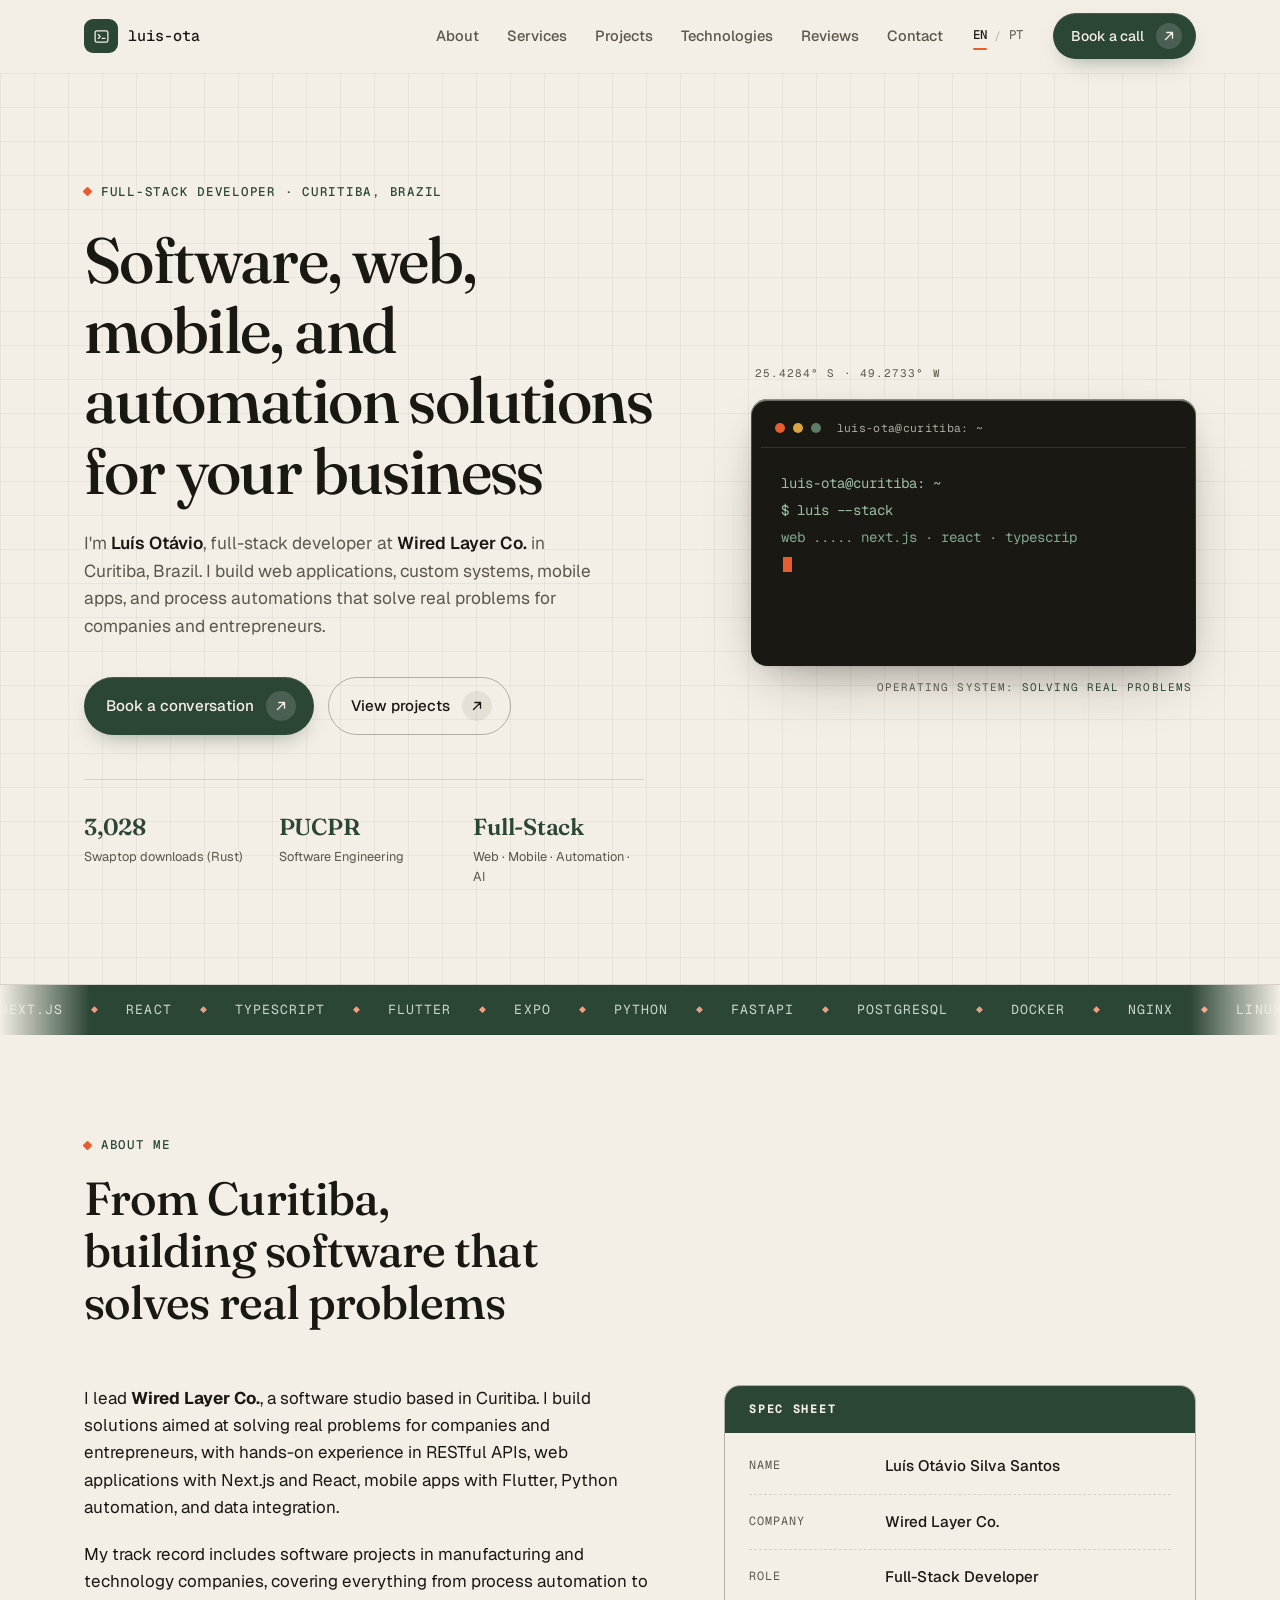
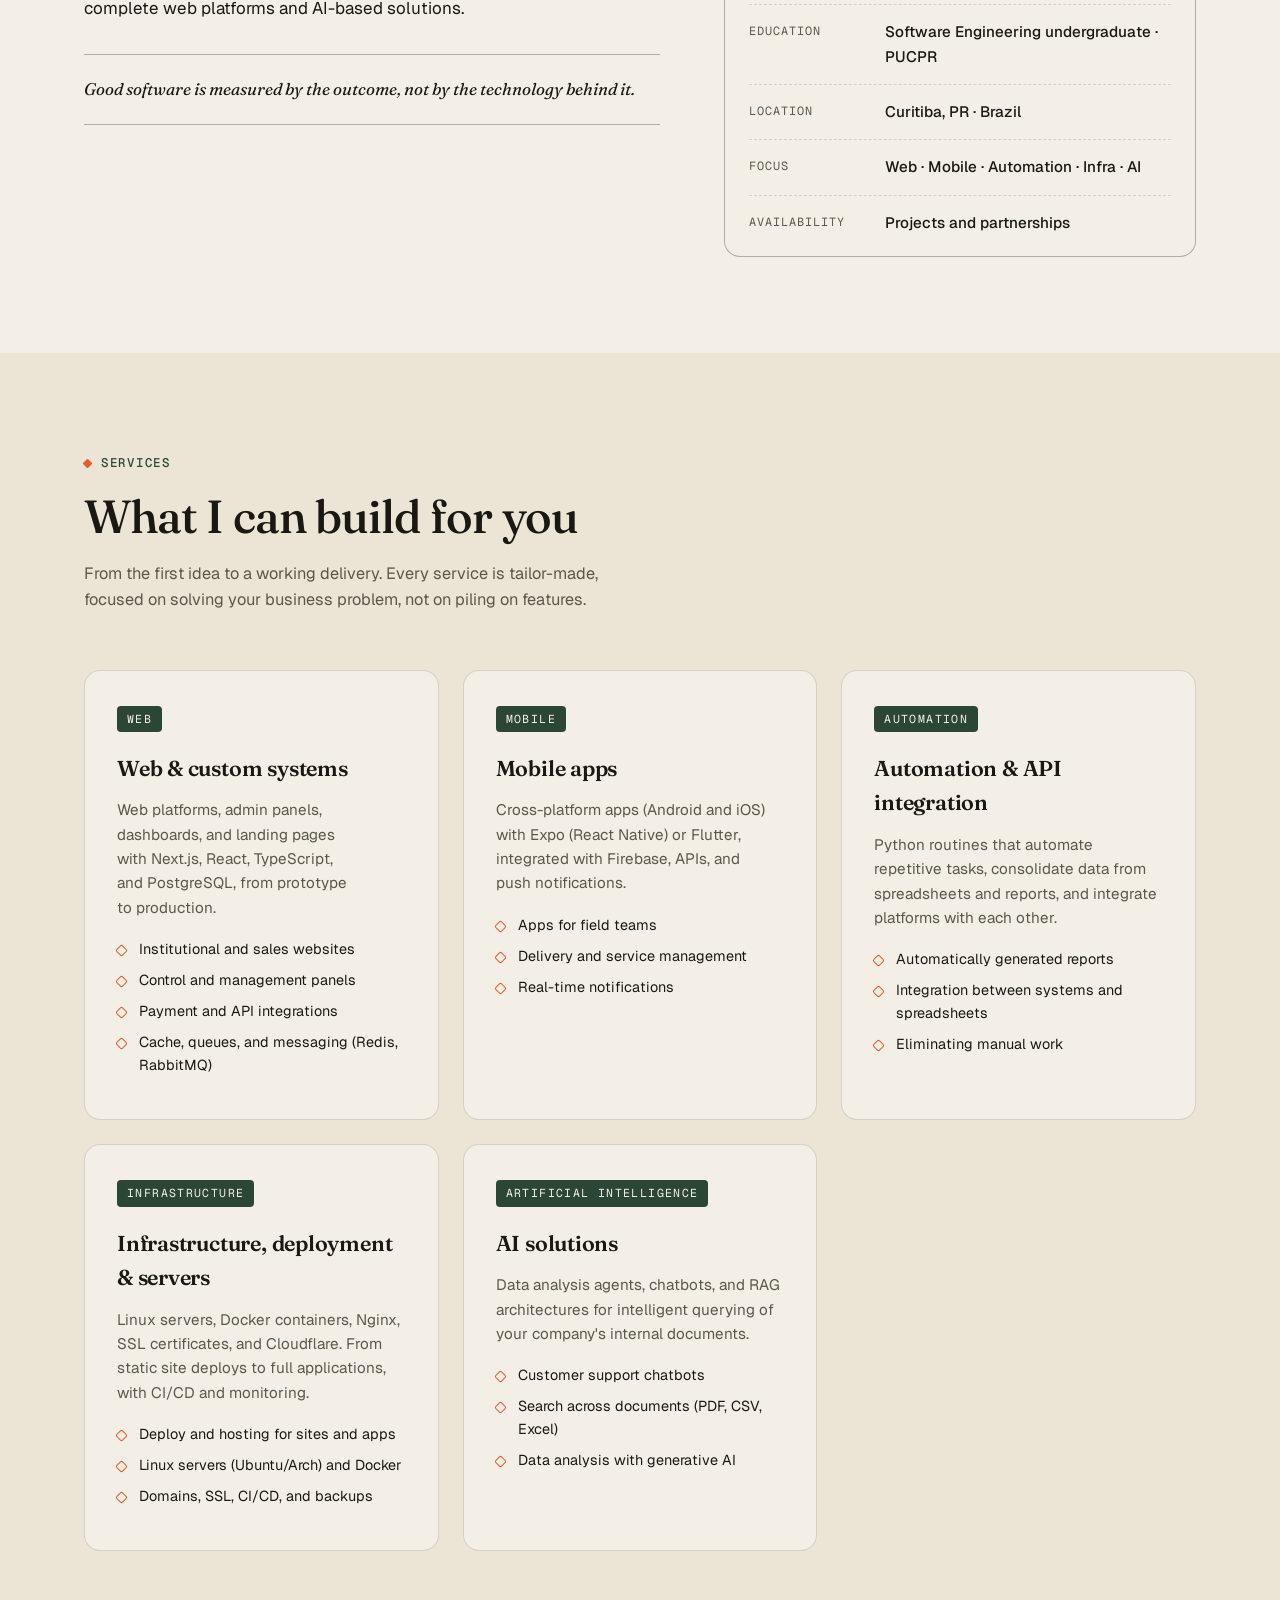
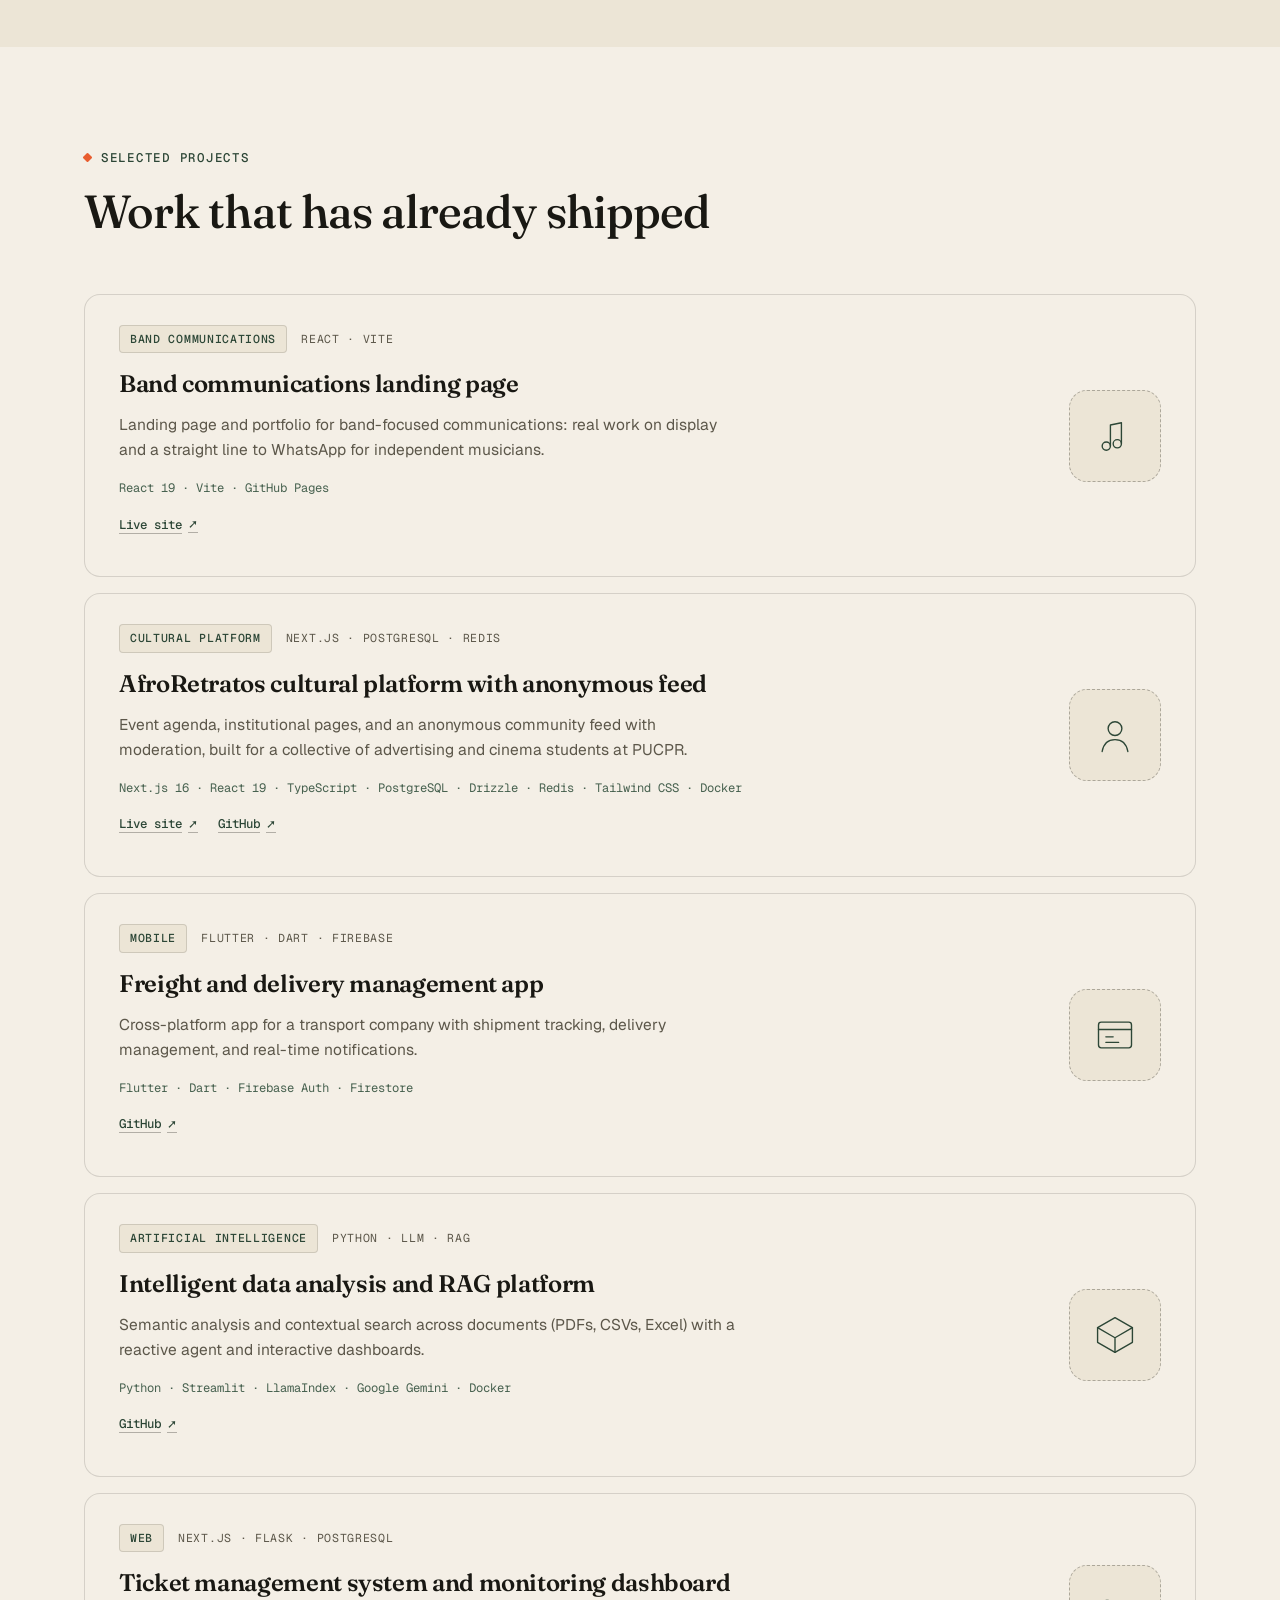
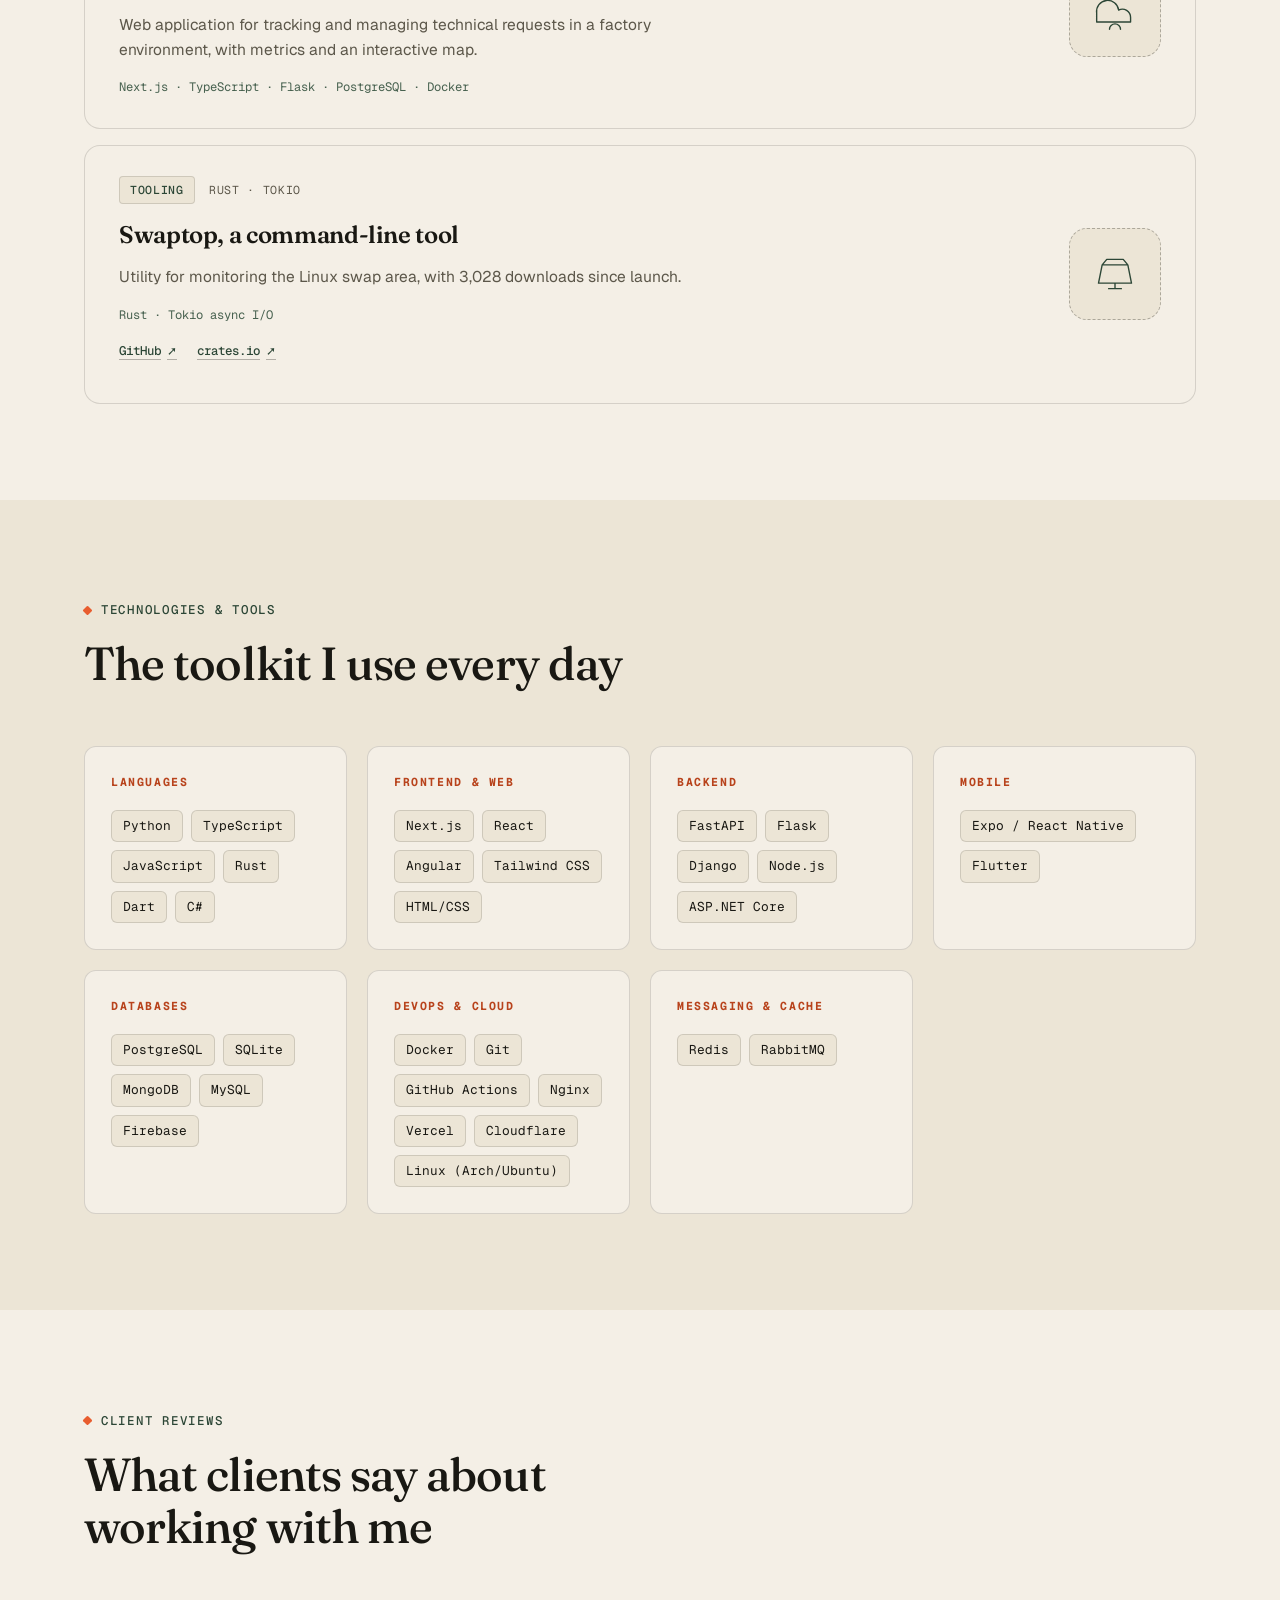
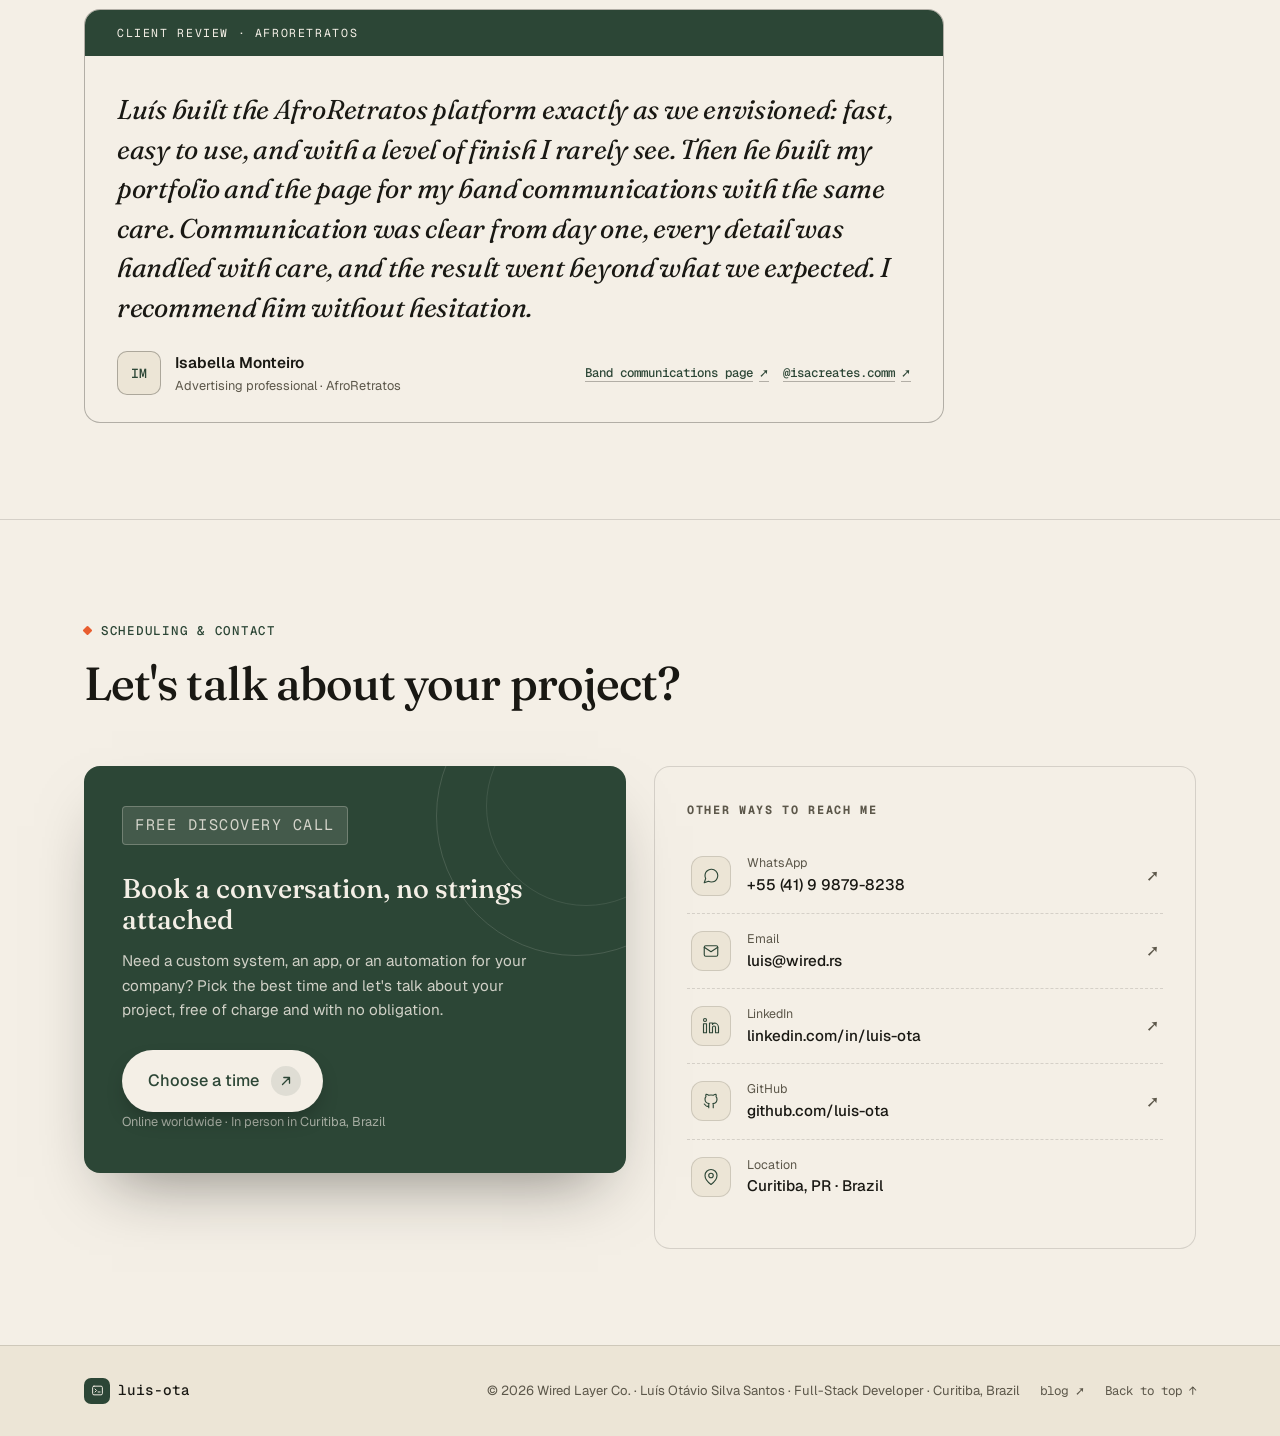
<file: public/index.html>
<!DOCTYPE html>
<html lang="en" data-lang="en">
<head>
  <meta charset="UTF-8">
  <meta name="viewport" content="width=device-width, initial-scale=1.0">
  <title>Luís Otávio · Full-Stack Developer in Curitiba</title>
  <meta name="description" content="Full-stack developer at Wired Layer Co., based in Curitiba, Brazil. Custom websites, software systems, mobile apps, process automation, and AI solutions for your business.">
  <meta name="author" content="Luís Otávio Silva Santos">
  <meta name="robots" content="index, follow">
  <meta name="theme-color" content="#2C4636">
  <meta name="color-scheme" content="light">
  <link rel="canonical" href="https://portfolio.wired.rs/">

  <meta property="og:type" content="website">
  <meta property="og:site_name" content="Wired Layer Co.">
  <meta property="og:url" content="https://portfolio.wired.rs/">
  <meta property="og:title" content="Luís Otávio · Full-Stack Developer in Curitiba">
  <meta property="og:description" content="Software, web, mobile, and automation solutions for your business.">
  <meta property="og:image" content="https://portfolio.wired.rs/og-image.png?v=dev">
  <meta property="og:image:type" content="image/png">
  <meta property="og:image:width" content="1200">
  <meta property="og:image:height" content="630">
  <meta property="og:image:alt" content="Luís Otávio · Full-Stack Developer at Wired Layer Co. · Curitiba, Brazil">
  <meta property="og:locale" content="en_US">
  <meta property="og:locale:alternate" content="pt_BR">

  <meta name="twitter:card" content="summary_large_image">
  <meta name="twitter:title" content="Luís Otávio · Full-Stack Developer in Curitiba">
  <meta name="twitter:description" content="Software, web, mobile, and automation solutions for your business.">
  <meta name="twitter:image" content="https://portfolio.wired.rs/og-image.png?v=dev">
  <meta name="twitter:image:alt" content="Luís Otávio · Full-Stack Developer at Wired Layer Co. · Curitiba, Brazil">

  <script type="application/ld+json">
  {
    "@context": "https://schema.org",
    "@type": "Person",
    "name": "Luís Otávio Silva Santos",
    "jobTitle": "Full-Stack Developer",
    "url": "https://portfolio.wired.rs/",
    "email": "mailto:luis@wired.rs",
    "telephone": "+55 41 99879-8238",
    "image": "https://portfolio.wired.rs/og-image.png?v=dev",
    "address": {
      "@type": "PostalAddress",
      "addressLocality": "Curitiba",
      "addressRegion": "PR",
      "addressCountry": "BR"
    },
    "knowsAbout": ["Next.js", "React", "TypeScript", "Expo", "React Native", "Flutter", "Python", "FastAPI", "PostgreSQL", "Redis", "RabbitMQ", "Docker", "Nginx", "Linux", "Rust", "Artificial Intelligence", "RAG", "Automation", "Messaging", "Infrastructure", "CI/CD"],
    "worksFor": {
      "@type": "Organization",
      "name": "Wired Layer Co.",
      "url": "https://portfolio.wired.rs/"
    },
    "sameAs": [
      "https://www.linkedin.com/in/luis-ota",
      "https://github.com/luis-ota"
    ]
  }
  </script>
  <script type="application/ld+json">
  {
    "@context": "https://schema.org",
    "@type": "WebSite",
    "name": "Luís Otávio · Portfolio",
    "url": "https://portfolio.wired.rs/",
    "inLanguage": "en",
    "description": "Portfolio of full-stack developer Luís Otávio, based in Curitiba, Brazil. Web, mobile, automation, and AI solutions.",
    "author": {
      "@type": "Person",
      "name": "Luís Otávio Silva Santos"
    }
  }
  </script>

  <script>
    (function () {
      try {
        var lang = localStorage.getItem("luis-ota:lang");
        if (lang === "pt") {
          document.documentElement.lang = "pt-BR";
          document.documentElement.setAttribute("data-lang", "pt");
        }
      } catch (e) {}
    })();
  </script>

  <link rel="preconnect" href="https://fonts.googleapis.com">
  <link rel="preconnect" href="https://fonts.gstatic.com" crossorigin>
  <link href="https://fonts.googleapis.com/css2?family=Fraunces:ital,opsz,wght@0,9..144,400;0,9..144,500;0,9..144,600;1,9..144,400;1,9..144,500&family=Geist:wght@400;500;600&family=Geist+Mono:wght@400;500&display=swap" rel="stylesheet">
  <link rel="stylesheet" href="styles.css?v=dev">
  <link rel="icon" href="data:image/svg+xml,<svg xmlns='http://www.w3.org/2000/svg' viewBox='0 0 100 100'><rect width='100' height='100' rx='20' fill='%232C4636'/><path d='M35 62l16-16-16-16' stroke='%23F4EFE6' stroke-width='9' fill='none' stroke-linecap='round' stroke-linejoin='round'/><path d='M57 66h18' stroke='%23F4EFE6' stroke-width='9' fill='none' stroke-linecap='round'/></svg>">
</head>
<body id="topo">

  <a class="skip-link" href="#conteudo" data-i18n="skip">Skip to content</a>

  <header class="site-header">
    <div class="container header-inner">
      <a class="brand" href="#topo" data-i18n-aria="brand.aria" aria-label="Luís Otávio · back to top">
        <span class="brand-mark" aria-hidden="true">
          <svg viewBox="0 0 24 24" fill="none" stroke="currentColor" stroke-width="1.8" stroke-linecap="round" stroke-linejoin="round"><rect x="3" y="4" width="18" height="16" rx="2.5"/><path d="M7.5 9.25l2.75 2.75-2.75 2.75"/><path d="M13 14.75h3.75"/></svg>
        </span>
        <span class="brand-name">luis-ota</span>
      </a>
      <nav class="site-nav" data-i18n-aria="nav.mainAria" aria-label="Main navigation" id="menu-principal">
        <ul>
          <li><a href="#sobre" data-i18n="nav.about">About</a></li>
          <li><a href="#servicos" data-i18n="nav.services">Services</a></li>
          <li><a href="#projetos" data-i18n="nav.projects">Projects</a></li>
          <li><a href="#tecnologias" data-i18n="nav.tech">Technologies</a></li>
          <li><a href="#relatos" data-i18n="nav.reviews">Reviews</a></li>
          <li><a href="#contato" data-i18n="nav.contact">Contact</a></li>
          <li class="nav-item-cta"><a href="https://agendar.wired.rs" target="_blank" rel="noopener" data-i18n="nav.cta">Book a call</a></li>
        </ul>
      </nav>
      <div class="lang-switch" role="group" data-i18n-aria="nav.langAria" aria-label="Language">
        <button type="button" class="lang-opcao" data-lang="en" aria-pressed="true" lang="en">EN</button>
        <span class="lang-sep" aria-hidden="true">/</span>
        <button type="button" class="lang-opcao" data-lang="pt" aria-pressed="false" lang="pt-BR">PT</button>
      </div>
      <a class="btn btn-primary nav-cta" href="https://agendar.wired.rs" target="_blank" rel="noopener">
        <span data-i18n="nav.cta">Book a call</span>
        <span class="btn-icon" aria-hidden="true">
          <svg viewBox="0 0 16 16" fill="none" stroke="currentColor" stroke-width="1.5" stroke-linecap="round" stroke-linejoin="round"><path d="M4 12L12 4M5.5 4H12V10.5"/></svg>
        </span>
      </a>
      <button class="nav-toggle" data-i18n-aria="nav.openMenu" aria-label="Open menu" aria-expanded="false" aria-controls="menu-principal">
        <span></span><span></span>
      </button>
    </div>
  </header>

  <main id="conteudo">

    <!-- ============ HERO ============ -->
    <section class="hero">
      <div class="container hero-grid">
        <div class="hero-copy">
          <p class="eyebrow reveal">
            <span class="eyebrow-dot" aria-hidden="true"></span>
            <span data-i18n="hero.eyebrow">Full-Stack Developer · Curitiba, Brazil</span>
          </p>
          <h1 class="hero-title reveal">
            <span data-i18n="hero.title">Software, web, mobile, and automation solutions for your business</span>
          </h1>
          <p class="hero-sub reveal" data-i18n-html="hero.sub">
            I'm <strong>Luís Otávio</strong>, full-stack developer at <strong>Wired Layer Co.</strong>
            in Curitiba, Brazil. I build web applications, custom systems, mobile apps, and process
            automations that solve real problems for companies and entrepreneurs.
          </p>
          <div class="hero-actions reveal">
            <a class="btn btn-primary" href="https://agendar.wired.rs" target="_blank" rel="noopener">
              <span data-i18n="hero.ctaPrimary">Book a conversation</span>
              <span class="btn-icon" aria-hidden="true">
                <svg viewBox="0 0 16 16" fill="none" stroke="currentColor" stroke-width="1.5" stroke-linecap="round" stroke-linejoin="round"><path d="M4 12L12 4M5.5 4H12V10.5"/></svg>
              </span>
            </a>
            <a class="btn btn-ghost" href="#projetos">
              <span data-i18n="hero.ctaSecondary">View projects</span>
              <span class="btn-icon" aria-hidden="true">
                <svg viewBox="0 0 16 16" fill="none" stroke="currentColor" stroke-width="1.5" stroke-linecap="round" stroke-linejoin="round"><path d="M4 12L12 4M5.5 4H12V10.5"/></svg>
              </span>
            </a>
          </div>
          <dl class="hero-stats reveal">
            <div class="stat">
              <dt data-i18n="hero.stat1dt">3,028</dt>
              <dd data-i18n="hero.stat1dd">Swaptop downloads (Rust)</dd>
            </div>
            <div class="stat">
              <dt>PUCPR</dt>
              <dd data-i18n="hero.stat2dd">Software Engineering</dd>
            </div>
            <div class="stat">
              <dt>Full-Stack</dt>
              <dd data-i18n="hero.stat3dd">Web · Mobile · Automation · AI</dd>
            </div>
          </dl>
        </div>

        <div class="hero-visual reveal" aria-hidden="true">
          <p class="tech-note top" data-i18n="hero.coords">25.4284° S · 49.2733° W</p>
          <div class="terminal-shell">
            <div class="terminal-bar">
              <span class="traffic-light luz-laranja"></span>
              <span class="traffic-light luz-ambar"></span>
              <span class="traffic-light luz-musgo"></span>
              <span class="terminal-title">luis-ota@curitiba: ~</span>
            </div>
            <div class="terminal-body">
              <div id="typewriter" class="typewriter" data-i18n-aria="hero.terminalAria" aria-label="Terminal showing Luís Otávio's technologies"></div>
              <span class="caret" id="caret"></span>
            </div>
          </div>
          <p class="tech-note bottom" data-i18n-html="hero.techNoteBottom">operating system: <em>solving real problems</em></p>
        </div>
      </div>
    </section>

    <!-- ============ MARQUEE ============ -->
    <div class="marquee" aria-hidden="true">
      <div class="marquee-track">
        <span>next.js</span><i>◆</i><span>react</span><i>◆</i><span>typescript</span><i>◆</i>
        <span>flutter</span><i>◆</i><span>expo</span><i>◆</i><span>python</span><i>◆</i>
        <span>fastapi</span><i>◆</i><span>postgresql</span><i>◆</i><span>docker</span><i>◆</i>
        <span>nginx</span><i>◆</i><span>linux</span><i>◆</i><span>llm / rag</span><i>◆</i>
        <span>redis</span><i>◆</i><span>rabbitmq</span><i>◆</i>
        <span>next.js</span><i>◆</i><span>react</span><i>◆</i><span>typescript</span><i>◆</i>
        <span>flutter</span><i>◆</i><span>expo</span><i>◆</i><span>python</span><i>◆</i>
        <span>fastapi</span><i>◆</i><span>postgresql</span><i>◆</i><span>docker</span><i>◆</i>
        <span>nginx</span><i>◆</i><span>linux</span><i>◆</i><span>llm / rag</span><i>◆</i>
        <span>redis</span><i>◆</i><span>rabbitmq</span><i>◆</i>
      </div>
    </div>

    <!-- ============ ABOUT ============ -->
    <section class="section" id="sobre">
      <div class="container">
        <div class="section-head reveal">
          <p class="eyebrow"><span class="eyebrow-dot" aria-hidden="true"></span><span data-i18n="sobre.eyebrow">About me</span></p>
          <h2 class="section-title" data-i18n="sobre.title">From Curitiba, building software that solves real problems</h2>
        </div>
        <div class="sobre-grid">
          <div class="sobre-texto reveal">
            <p data-i18n-html="sobre.p1">
              I lead <strong>Wired Layer Co.</strong>, a software studio based in Curitiba. I build
              solutions aimed at solving real problems for companies and entrepreneurs, with
              hands-on experience in RESTful APIs, web applications with Next.js and React, mobile
              apps with Flutter, Python automation, and data integration.
            </p>
            <p data-i18n="sobre.p2">
              My track record includes software projects in manufacturing and technology companies,
              covering everything from process automation to complete web platforms and AI-based
              solutions.
            </p>
            <p class="sobre-citacao" data-i18n="sobre.quote">
              Good software is measured by the outcome, not by the technology behind it.
            </p>
          </div>
          <aside class="ficha reveal" data-i18n-aria="sobre.fichaAria" aria-label="Spec sheet">
            <h3 class="ficha-title" data-i18n="sobre.fichaTitle">Spec sheet</h3>
            <dl class="ficha-lista">
              <div class="ficha-linha">
                <dt data-i18n="sobre.fName">Name</dt>
                <dd>Luís Otávio Silva Santos</dd>
              </div>
              <div class="ficha-linha">
                <dt data-i18n="sobre.fCompany">Company</dt>
                <dd>Wired Layer Co.</dd>
              </div>
              <div class="ficha-linha">
                <dt data-i18n="sobre.fRole">Role</dt>
                <dd data-i18n="sobre.fRoleV">Full-Stack Developer</dd>
              </div>
              <div class="ficha-linha">
                <dt data-i18n="sobre.fEdu">Education</dt>
                <dd data-i18n="sobre.fEduV">Software Engineering undergraduate · PUCPR</dd>
              </div>
              <div class="ficha-linha">
                <dt data-i18n="sobre.fLoc">Location</dt>
                <dd data-i18n="sobre.fLocV">Curitiba, PR · Brazil</dd>
              </div>
              <div class="ficha-linha">
                <dt data-i18n="sobre.fFocus">Focus</dt>
                <dd data-i18n="sobre.fFocusV">Web · Mobile · Automation · Infra · AI</dd>
              </div>
              <div class="ficha-linha">
                <dt data-i18n="sobre.fAvail">Availability</dt>
                <dd data-i18n="sobre.fAvailV">Projects and partnerships</dd>
              </div>
            </dl>
          </aside>
        </div>
      </div>
    </section>

    <!-- ============ SERVICES ============ -->
    <section class="section section-alt" id="servicos">
      <div class="container">
        <div class="section-head reveal">
          <p class="eyebrow"><span class="eyebrow-dot" aria-hidden="true"></span><span data-i18n="servicos.eyebrow">Services</span></p>
          <h2 class="section-title" data-i18n="servicos.title">What I can build for you</h2>
          <p class="section-sub" data-i18n="servicos.sub">
            From the first idea to a working delivery. Every service is tailor-made, focused on
            solving your business problem, not on piling on features.
          </p>
        </div>
        <div class="servicos-grid">
          <article class="card reveal">
            <span class="card-tag" data-i18n="s1.tag">web</span>
            <h3 data-i18n="s1.title">Web &amp; custom systems</h3>
            <p data-i18n="s1.p">
              Web platforms, admin panels, dashboards, and landing pages with Next.js, React,
              TypeScript, and PostgreSQL, from prototype to production.
            </p>
            <ul class="card-lista">
              <li data-i18n="s1.l1">Institutional and sales websites</li>
              <li data-i18n="s1.l2">Control and management panels</li>
              <li data-i18n="s1.l3">Payment and API integrations</li>
              <li data-i18n="s1.l4">Cache, queues, and messaging (Redis, RabbitMQ)</li>
            </ul>
          </article>
          <article class="card reveal">
            <span class="card-tag" data-i18n="s2.tag">mobile</span>
            <h3 data-i18n="s2.title">Mobile apps</h3>
            <p data-i18n="s2.p">
              Cross-platform apps (Android and iOS) with Expo (React Native) or Flutter,
              integrated with Firebase, APIs, and push notifications.
            </p>
            <ul class="card-lista">
              <li data-i18n="s2.l1">Apps for field teams</li>
              <li data-i18n="s2.l2">Delivery and service management</li>
              <li data-i18n="s2.l3">Real-time notifications</li>
            </ul>
          </article>
          <article class="card reveal">
            <span class="card-tag" data-i18n="s3.tag">automation</span>
            <h3 data-i18n="s3.title">Automation &amp; API integration</h3>
            <p data-i18n="s3.p">
              Python routines that automate repetitive tasks, consolidate data from spreadsheets
              and reports, and integrate platforms with each other.
            </p>
            <ul class="card-lista">
              <li data-i18n="s3.l1">Automatically generated reports</li>
              <li data-i18n="s3.l2">Integration between systems and spreadsheets</li>
              <li data-i18n="s3.l3">Eliminating manual work</li>
            </ul>
          </article>
          <article class="card reveal">
            <span class="card-tag" data-i18n="s4.tag">infrastructure</span>
            <h3 data-i18n="s4.title">Infrastructure, deployment &amp; servers</h3>
            <p data-i18n="s4.p">
              Linux servers, Docker containers, Nginx, SSL certificates, and Cloudflare. From
              static site deploys to full applications, with CI/CD and monitoring.
            </p>
            <ul class="card-lista">
              <li data-i18n="s4.l1">Deploy and hosting for sites and apps</li>
              <li data-i18n="s4.l2">Linux servers (Ubuntu/Arch) and Docker</li>
              <li data-i18n="s4.l3">Domains, SSL, CI/CD, and backups</li>
            </ul>
          </article>
          <article class="card reveal">
            <span class="card-tag" data-i18n="s5.tag">artificial intelligence</span>
            <h3 data-i18n="s5.title">AI solutions</h3>
            <p data-i18n="s5.p">
              Data analysis agents, chatbots, and RAG architectures for intelligent querying of
              your company's internal documents.
            </p>
            <ul class="card-lista">
              <li data-i18n="s5.l1">Customer support chatbots</li>
              <li data-i18n="s5.l2">Search across documents (PDF, CSV, Excel)</li>
              <li data-i18n="s5.l3">Data analysis with generative AI</li>
            </ul>
          </article>
        </div>
      </div>
    </section>

    <!-- ============ PROJECTS ============ -->
    <section class="section" id="projetos">
      <div class="container">
        <div class="section-head reveal">
          <p class="eyebrow"><span class="eyebrow-dot" aria-hidden="true"></span><span data-i18n="projetos.eyebrow">Selected projects</span></p>
          <h2 class="section-title" data-i18n="projetos.title">Work that has already shipped</h2>
        </div>
        <div class="projetos-lista">
          <article class="projeto reveal">
            <div class="projeto-info">
              <p class="projeto-meta"><span class="projeto-tag" data-i18n="p5.tag">band communications</span><span>React · Vite</span></p>
              <h3 data-i18n="p5.title">Band communications landing page</h3>
              <p class="projeto-desc" data-i18n="p5.desc">
                Landing page and portfolio for band-focused communications: real work on display
                and a straight line to WhatsApp for independent musicians.
              </p>
              <p class="projeto-tec">React 19 · Vite · GitHub Pages</p>
              <p class="projeto-links">
                <a href="https://isamonteiro.com.br/socialmedia/" target="_blank" rel="noopener">
                  <span data-i18n="p5.live">Live site</span>
                  <span aria-hidden="true">➚</span>
                </a>
              </p>
            </div>
            <div class="projeto-glyph" aria-hidden="true">
              <svg viewBox="0 0 48 48" fill="none" stroke="currentColor" stroke-width="1.5" stroke-linecap="round" stroke-linejoin="round"><path d="M19 35V12l12-2.5V32"/><circle cx="14.5" cy="35" r="4.5"/><circle cx="26.5" cy="32.5" r="4.5"/></svg>
            </div>
          </article>
          <article class="projeto reveal">
            <div class="projeto-info">
              <p class="projeto-meta"><span class="projeto-tag" data-i18n="p0.tag">cultural platform</span><span>Next.js · PostgreSQL · Redis</span></p>
              <h3 data-i18n="p0.title">AfroRetratos cultural platform with anonymous feed</h3>
              <p class="projeto-desc" data-i18n="p0.desc">
                Event agenda, institutional pages, and an anonymous community feed with moderation,
                built for a collective of advertising and cinema students at PUCPR.
              </p>
              <p class="projeto-tec">Next.js 16 · React 19 · TypeScript · PostgreSQL · Drizzle · Redis · Tailwind CSS · Docker</p>
              <p class="projeto-links">
                <a href="https://afroretratos.wired.rs/" target="_blank" rel="noopener">
                  <span data-i18n="p0.live">Live site</span>
                  <span aria-hidden="true">➚</span>
                </a>
                <a href="https://github.com/luis-ota/afroretratos" target="_blank" rel="noopener">
                  GitHub
                  <span aria-hidden="true">➚</span>
                </a>
              </p>
            </div>
            <div class="projeto-glyph" aria-hidden="true">
              <svg viewBox="0 0 48 48" fill="none" stroke="currentColor" stroke-width="1.5" stroke-linecap="round" stroke-linejoin="round"><circle cx="24" cy="17" r="7.5"/><path d="M10 42c1.5-8.5 7-13 14-13s12.5 4.5 14 13"/></svg>
            </div>
          </article>
          <article class="projeto reveal">
            <div class="projeto-info">
              <p class="projeto-meta"><span class="projeto-tag" data-i18n="p1.tag">mobile</span><span>Flutter · Dart · Firebase</span></p>
              <h3 data-i18n="p1.title">Freight and delivery management app</h3>
              <p class="projeto-desc" data-i18n="p1.desc">
                Cross-platform app for a transport company with shipment tracking, delivery
                management, and real-time notifications.
              </p>
              <p class="projeto-tec">Flutter · Dart · Firebase Auth · Firestore</p>
              <p class="projeto-links">
                <a href="https://github.com/luis-ota/AppTransportadora" target="_blank" rel="noopener">
                  GitHub
                  <span aria-hidden="true">➚</span>
                </a>
              </p>
            </div>
            <div class="projeto-glyph" aria-hidden="true">
              <svg viewBox="0 0 48 48" fill="none" stroke="currentColor" stroke-width="1.5" stroke-linecap="round" stroke-linejoin="round"><rect x="6" y="10" width="36" height="28" rx="3"/><path d="M6 18h36M14 26h8M14 32h14"/></svg>
            </div>
          </article>
          <article class="projeto reveal">
            <div class="projeto-info">
              <p class="projeto-meta"><span class="projeto-tag" data-i18n="p2.tag">artificial intelligence</span><span>Python · LLM · RAG</span></p>
              <h3 data-i18n="p2.title">Intelligent data analysis and RAG platform</h3>
              <p class="projeto-desc" data-i18n="p2.desc">
                Semantic analysis and contextual search across documents (PDFs, CSVs, Excel)
                with a reactive agent and interactive dashboards.
              </p>
              <p class="projeto-tec">Python · Streamlit · LlamaIndex · Google Gemini · Docker</p>
              <p class="projeto-links">
                <a href="https://github.com/luis-ota/rag-ai-chat" target="_blank" rel="noopener">
                  GitHub
                  <span aria-hidden="true">➚</span>
                </a>
              </p>
            </div>
            <div class="projeto-glyph" aria-hidden="true">
              <svg viewBox="0 0 48 48" fill="none" stroke="currentColor" stroke-width="1.5" stroke-linecap="round" stroke-linejoin="round"><path d="M24 5l19 11v16L24 43 5 32V16z"/><path d="M5 16l19 11 19-11M24 27v16"/></svg>
            </div>
          </article>
          <article class="projeto reveal">
            <div class="projeto-info">
              <p class="projeto-meta"><span class="projeto-tag" data-i18n="p3.tag">web</span><span>Next.js · Flask · PostgreSQL</span></p>
              <h3 data-i18n="p3.title">Ticket management system and monitoring dashboard</h3>
              <p class="projeto-desc" data-i18n="p3.desc">
                Web application for tracking and managing technical requests in a factory
                environment, with metrics and an interactive map.
              </p>
              <p class="projeto-tec">Next.js · TypeScript · Flask · PostgreSQL · Docker</p>
            </div>
            <div class="projeto-glyph" aria-hidden="true">
              <svg viewBox="0 0 48 48" fill="none" stroke="currentColor" stroke-width="1.5" stroke-linecap="round" stroke-linejoin="round"><path d="M4 26a12 12 0 0124-3 9 9 0 0113 8v5H4z"/><path d="M18 44a6 6 0 0112 0"/></svg>
            </div>
          </article>
          <article class="projeto reveal">
            <div class="projeto-info">
              <p class="projeto-meta"><span class="projeto-tag" data-i18n="p4.tag">tooling</span><span>Rust · Tokio</span></p>
              <h3 data-i18n="p4.title">Swaptop, a command-line tool</h3>
              <p class="projeto-desc" data-i18n="p4.desc">
                Utility for monitoring the Linux swap area, with 3,028 downloads since launch.
              </p>
              <p class="projeto-tec">Rust · Tokio async I/O</p>
              <p class="projeto-links">
                <a href="https://github.com/luis-ota/swaptop" target="_blank" rel="noopener">
                  GitHub
                  <span aria-hidden="true">➚</span>
                </a>
                <a href="https://crates.io/crates/swaptop" target="_blank" rel="noopener">
                  crates.io
                  <span aria-hidden="true">➚</span>
                </a>
              </p>
            </div>
            <div class="projeto-glyph" aria-hidden="true">
              <svg viewBox="0 0 48 48" fill="none" stroke="currentColor" stroke-width="1.5" stroke-linecap="round" stroke-linejoin="round"><path d="M10 14h28l-5-6H15l-5 6zm0 0l-4 20h36l-4-20M17 40h14M24 34v6"/></svg>
            </div>
          </article>
        </div>
      </div>
    </section>

    <!-- ============ TECHNOLOGIES ============ -->
    <section class="section section-alt" id="tecnologias">
      <div class="container">
        <div class="section-head reveal">
          <p class="eyebrow"><span class="eyebrow-dot" aria-hidden="true"></span><span data-i18n="tec.eyebrow">Technologies &amp; tools</span></p>
          <h2 class="section-title" data-i18n="tec.title">The toolkit I use every day</h2>
        </div>
        <div class="tec-grid reveal">
          <div class="tec-grupo">
            <h3 data-i18n="tec.languages">Languages</h3>
            <ul>
              <li>Python</li><li>TypeScript</li><li>JavaScript</li><li>Rust</li><li>Dart</li><li>C#</li>
            </ul>
          </div>
          <div class="tec-grupo">
            <h3 data-i18n="tec.frontend">Frontend &amp; Web</h3>
            <ul>
              <li>Next.js</li><li>React</li><li>Angular</li><li>Tailwind CSS</li><li>HTML/CSS</li>
            </ul>
          </div>
          <div class="tec-grupo">
            <h3 data-i18n="tec.backend">Backend</h3>
            <ul>
              <li>FastAPI</li><li>Flask</li><li>Django</li><li>Node.js</li><li>ASP.NET Core</li>
            </ul>
          </div>
          <div class="tec-grupo">
            <h3 data-i18n="tec.mobile">Mobile</h3>
            <ul>
              <li>Expo / React Native</li><li>Flutter</li>
            </ul>
          </div>
          <div class="tec-grupo">
            <h3 data-i18n="tec.databases">Databases</h3>
            <ul>
              <li>PostgreSQL</li><li>SQLite</li><li>MongoDB</li><li>MySQL</li><li>Firebase</li>
            </ul>
          </div>
          <div class="tec-grupo">
            <h3 data-i18n="tec.devops">DevOps &amp; Cloud</h3>
            <ul>
              <li>Docker</li><li>Git</li><li>GitHub Actions</li><li>Nginx</li><li>Vercel</li><li>Cloudflare</li><li>Linux (Arch/Ubuntu)</li>
            </ul>
          </div>
          <div class="tec-grupo">
            <h3 data-i18n="tec.messaging">Messaging &amp; cache</h3>
            <ul>
              <li>Redis</li><li>RabbitMQ</li>
            </ul>
          </div>
        </div>
      </div>
    </section>

    <!-- ============ REVIEWS ============ -->
    <section class="section relatos" id="relatos">
      <div class="container">
        <div class="section-head reveal">
          <p class="eyebrow"><span class="eyebrow-dot" aria-hidden="true"></span><span data-i18n="relatos.eyebrow">Client reviews</span></p>
          <h2 class="section-title" data-i18n="relatos.title">What clients say about working with me</h2>
        </div>
        <figure class="relato reveal">
          <p class="relato-topo" data-i18n="relato1.context">Client review · AfroRetratos</p>
          <blockquote class="relato-quote" data-i18n="relato1.quote">
            Luís built the AfroRetratos platform exactly as we envisioned: fast, easy to use, and
            with a level of finish I rarely see. Then he built my portfolio and the page for my
            band communications with the same care. Communication was clear from day one, every
            detail was handled with care, and the result went beyond what we expected. I
            recommend him without hesitation.
          </blockquote>
          <figcaption class="relato-autor">
            <span class="relato-avatar" aria-hidden="true">IM</span>
            <span class="relato-info">
              <span class="relato-nome">Isabella Monteiro</span>
              <span class="relato-cargo" data-i18n="relato1.role">Content creator · AfroRetratos</span>
            </span>
            <a class="relato-link" href="https://isamonteiro.com.br/socialmedia/" target="_blank" rel="noopener">
              <span data-i18n="relato1.site">Band communications page</span>
              <span aria-hidden="true">➚</span>
            </a>
            <a class="relato-link" href="/instagram" target="_blank" rel="noopener">
              <span data-i18n="relato1.handle">@isacreates.comm</span>
              <span aria-hidden="true">➚</span>
            </a>
          </figcaption>
        </figure>
      </div>
    </section>

    <!-- ============ SCHEDULING / CONTACT ============ -->
    <section class="section contato" id="contato">
      <div class="container">
        <div class="section-head reveal">
          <p class="eyebrow"><span class="eyebrow-dot" aria-hidden="true"></span><span data-i18n="contato.eyebrow">Scheduling &amp; contact</span></p>
          <h2 class="section-title" data-i18n="contato.title">Let's talk about your project?</h2>
        </div>
        <div class="contato-grid">
          <div class="agendamento-card reveal" id="agendamento">
            <p class="agendamento-badge" data-i18n="ag.badge">Free discovery call</p>
            <h3 data-i18n="ag.title">Book a conversation, no strings attached</h3>
            <p data-i18n="ag.p">
              Need a custom system, an app, or an automation for your company? Pick the best time
              and let's talk about your project, free of charge and with no obligation.
            </p>
            <a class="btn btn-primary btn-lg" id="btn-agendar" href="https://agendar.wired.rs" target="_blank" rel="noopener">
              <span data-i18n="ag.btn">Choose a time</span>
              <span class="btn-icon" aria-hidden="true">
                <svg viewBox="0 0 16 16" fill="none" stroke="currentColor" stroke-width="1.5" stroke-linecap="round" stroke-linejoin="round"><path d="M4 12L12 4M5.5 4H12V10.5"/></svg>
              </span>
            </a>
            <p class="agendamento-obs" data-i18n="ag.obs">Online worldwide · In person in Curitiba, Brazil</p>
          </div>

          <div class="canais reveal">
            <h3 class="canais-title" data-i18n="canais.title">Other ways to reach me</h3>
            <ul class="canais-lista">
              <li>
                <a href="https://wa.me/5541998798238" target="_blank" rel="noopener">
                  <span class="canal-icone" aria-hidden="true">
                    <svg viewBox="0 0 24 24" fill="none" stroke="currentColor" stroke-width="1.5" stroke-linecap="round" stroke-linejoin="round"><path d="M21 11.5a8.38 8.38 0 01-.9 3.8 8.5 8.5 0 01-7.6 4.7 8.38 8.38 0 01-3.8-.9L3 21l1.9-5.7a8.38 8.38 0 01-.9-3.8 8.5 8.5 0 014.7-7.6 8.38 8.38 0 013.8-.9h.5a8.48 8.48 0 018 8v.5z"/></svg>
                  </span>
                  <span class="canal-info">
                    <span class="canal-nome">WhatsApp</span>
                    <span class="canal-valor">+55 (41) 9 9879-8238</span>
                  </span>
                  <span class="canal-seta" aria-hidden="true">➚</span>
                </a>
              </li>
              <li>
                <a href="mailto:luis&#64;wired.rs" data-email="luis&#64;wired.rs">
                  <span class="canal-icone" aria-hidden="true">
                    <svg viewBox="0 0 24 24" fill="none" stroke="currentColor" stroke-width="1.5" stroke-linecap="round" stroke-linejoin="round"><rect x="3" y="5" width="18" height="14" rx="2"/><path d="M3 7l9 6 9-6"/></svg>
                  </span>
                  <span class="canal-info">
                    <span class="canal-nome" data-i18n="canais.email">Email</span>
                    <span class="canal-valor">luis&#64;wired.rs</span>
                  </span>
                  <span class="canal-seta" aria-hidden="true">➚</span>
                </a>
              </li>
              <li>
                <a href="https://www.linkedin.com/in/luis-ota" target="_blank" rel="noopener me">
                  <span class="canal-icone" aria-hidden="true">
                    <svg viewBox="0 0 24 24" fill="none" stroke="currentColor" stroke-width="1.5" stroke-linecap="round" stroke-linejoin="round"><path d="M16 8a6 6 0 016 6v7h-4v-7a2 2 0 00-4 0v7h-4v-13h4v2a6 6 0 012-2zM6 9H2v12h4z"/><circle cx="4" cy="4" r="2"/></svg>
                  </span>
                  <span class="canal-info">
                    <span class="canal-nome">LinkedIn</span>
                    <span class="canal-valor">linkedin.com/in/luis-ota</span>
                  </span>
                  <span class="canal-seta" aria-hidden="true">➚</span>
                </a>
              </li>
              <li>
                <a href="https://github.com/luis-ota" target="_blank" rel="noopener me">
                  <span class="canal-icone" aria-hidden="true">
                    <svg viewBox="0 0 24 24" fill="none" stroke="currentColor" stroke-width="1.5" stroke-linecap="round" stroke-linejoin="round"><path d="M9 19c-4.3 1.4-4.3-2.5-6-3m12 5v-3.5c0-1 .1-1.4-.5-2 2.8-.3 5.5-1.4 5.5-6a4.6 4.6 0 00-1.3-3.2 4.2 4.2 0 00-.1-3.2s-1.1-.3-3.5 1.3a12.3 12.3 0 00-6.2 0C6.5 2.8 5.4 3.1 5.4 3.1a4.2 4.2 0 00-.1 3.2A4.6 4.6 0 004 9.5c0 4.6 2.7 5.7 5.5 6-.6.6-.6 1.2-.5 2V21"/></svg>
                  </span>
                  <span class="canal-info">
                    <span class="canal-nome">GitHub</span>
                    <span class="canal-valor">github.com/luis-ota</span>
                  </span>
                  <span class="canal-seta" aria-hidden="true">➚</span>
                </a>
              </li>
              <li class="canal-local">
                <span class="canal-icone" aria-hidden="true">
                  <svg viewBox="0 0 24 24" fill="none" stroke="currentColor" stroke-width="1.5" stroke-linecap="round" stroke-linejoin="round"><path d="M20 10c0 6-8 12-8 12S4 16 4 10a8 8 0 0116 0z"/><circle cx="12" cy="10" r="3"/></svg>
                </span>
                <span class="canal-info">
                  <span class="canal-nome" data-i18n="canais.location">Location</span>
                  <span class="canal-valor" data-i18n="canais.locationV">Curitiba, PR · Brazil</span>
                </span>
              </li>
            </ul>
          </div>
        </div>
      </div>
    </section>
  </main>

  <footer class="site-footer">
    <div class="container footer-inner">
      <p class="footer-marca"><span class="brand-mark" aria-hidden="true"><svg viewBox="0 0 24 24" fill="none" stroke="currentColor" stroke-width="1.8" stroke-linecap="round" stroke-linejoin="round"><rect x="3" y="4" width="18" height="16" rx="2.5"/><path d="M7.5 9.25l2.75 2.75-2.75 2.75"/><path d="M13 14.75h3.75"/></svg></span> luis-ota</p>
      <p class="footer-texto">© <span id="ano">2026</span> <a class="link-marca" href="https://wired.rs/" target="_blank" rel="noopener">Wired Layer Co.</a> <span data-i18n="footer.text">· Luís Otávio Silva Santos · Full-Stack Developer · Curitiba, Brazil</span></p>
      <a class="footer-blog" href="https://blog.wired.rs/" target="_blank" rel="noopener">blog ➚</a>
      <a class="footer-voltar" href="#topo" data-i18n="footer.back">Back to top ↑</a>
    </div>
  </footer>

  <script src="i18n.js?v=dev"></script>
  <script src="script.js?v=dev"></script>
</body>
</html>
</file>
<file: public/styles.css>
/* ============================================================
   luis-ota · portfólio · design "ficha técnica / engenharia"
   papel quente · tinta · verde pinheiro · laranja sinal
   ============================================================ */

:root {
  color-scheme: light;

  --papel: #F4EFE6;
  --papel-2: #ECE5D6;
  --tinta: #191813;
  --tinta-suave: #5C574A;
  --pinheiro: #2C4636;
  --pinheiro-claro: #3E5F4B;
  --musgo: #5F7A66;
  --musgo-texto: #47614F;
  --musgo-claro: #9DBFA6;
  --sinal: #E85D2F;
  --sinal-claro: #F0A184;
  --sinal-texto: #B8431C;
  --linha: rgba(25, 24, 19, 0.14);
  --linha-forte: rgba(25, 24, 19, 0.3);

  --fonte-display: "Fraunces", Georgia, serif;
  --fonte-corpo: "Geist", "Helvetica Neue", Arial, sans-serif;
  --fonte-mono: "Geist Mono", "SF Mono", "JetBrains Mono", monospace;

  --raio: 12px;
  --raio-grande: 16px;
  --sombra: 0 1px 2px rgba(25, 24, 19, 0.06), 0 12px 32px -12px rgba(25, 24, 19, 0.18);
  --max: 1160px;

  --ease-out: cubic-bezier(0.16, 1, 0.3, 1);
  --ease-suave: cubic-bezier(0.25, 1, 0.5, 1);
}

/* ---------- reset ---------- */
*, *::before, *::after { box-sizing: border-box; margin: 0; padding: 0; }

html {
  scroll-behavior: smooth;
  scroll-padding-top: 84px;
  scrollbar-color: var(--musgo) var(--papel-2);
}

::-webkit-scrollbar { width: 12px; height: 12px; }
::-webkit-scrollbar-track { background: var(--papel-2); }
::-webkit-scrollbar-thumb {
  background: var(--musgo);
  border: 3px solid var(--papel-2);
  border-radius: 999px;
}
::-webkit-scrollbar-thumb:hover { background: var(--pinheiro); }

::selection { background: var(--sinal); color: var(--papel); }

body {
  font-family: var(--fonte-corpo);
  background: var(--papel);
  color: var(--tinta);
  line-height: 1.6;
  -webkit-font-smoothing: antialiased;
  text-rendering: optimizeLegibility;
  caret-color: var(--sinal);
  accent-color: var(--pinheiro);
  -webkit-tap-highlight-color: rgba(44, 70, 54, 0.14);
}

img, svg { display: block; max-width: 100%; }
ul { list-style: none; }
a { color: inherit; text-decoration: none; }
button { font: inherit; color: inherit; background: none; border: 0; cursor: pointer; }

:focus-visible {
  outline: 2px solid var(--sinal);
  outline-offset: 3px;
  border-radius: 2px;
}

.container {
  max-width: var(--max);
  margin: 0 auto;
  padding: 0 24px;
}

.skip-link {
  position: absolute;
  left: -999px;
  top: 0;
  background: var(--pinheiro);
  color: var(--papel);
  padding: 10px 16px;
  border-radius: 0 0 8px 0;
  z-index: 200;
}
.skip-link:focus { left: 0; }

/* ---------- tipografia ---------- */
.eyebrow {
  display: inline-flex;
  align-items: center;
  gap: 10px;
  font-family: var(--fonte-mono);
  font-size: 0.78rem;
  letter-spacing: 0.14em;
  text-transform: uppercase;
  color: var(--pinheiro);
  font-weight: 500;
}
.eyebrow-dot {
  width: 7px;
  height: 7px;
  background: var(--sinal);
  border-radius: 1px;
  transform: rotate(45deg);
  flex: none;
}
.hero .eyebrow-dot { animation: pulso-sinal 2.8s var(--ease-suave) infinite; }
@keyframes pulso-sinal {
  0%, 100% { opacity: 1; transform: rotate(45deg) scale(1); }
  50% { opacity: 0.45; transform: rotate(45deg) scale(0.82); }
}

.section { padding: 96px 0; }
.section-alt { background: var(--papel-2); }

.section-head { max-width: 640px; margin-bottom: 56px; }
.section-head .eyebrow { margin-bottom: 18px; }

.section-title {
  font-family: var(--fonte-display);
  font-size: clamp(1.9rem, 4vw, 2.9rem);
  font-weight: 500;
  line-height: 1.12;
  letter-spacing: -0.02em;
  text-wrap: balance;
}

.section-sub {
  margin-top: 18px;
  color: var(--tinta-suave);
  font-size: 1.02rem;
  max-width: 560px;
  text-wrap: pretty;
}

/* ---------- botões ---------- */
/* seta sempre como texto, nunca emoji */
.btn span[aria-hidden],
.footer-blog,
.footer-voltar,
a[href^="https://blog"],
.pular {
  font-variant-emoji: text;
}

.btn {
  display: inline-flex;
  align-items: center;
  gap: 12px;
  padding: 13px 18px 13px 22px;
  border-radius: 999px;
  font-size: 0.95rem;
  font-weight: 500;
  transition:
    transform 0.3s var(--ease-out),
    background-color 0.3s var(--ease-out),
    box-shadow 0.3s var(--ease-out),
    border-color 0.3s var(--ease-out),
    color 0.3s var(--ease-out);
}
.btn:active { transform: translateY(1px); }

.btn-primary {
  background: var(--pinheiro);
  color: var(--papel);
  box-shadow: 0 1px 0 rgba(255, 255, 255, 0.12) inset, 0 10px 24px -12px rgba(44, 70, 54, 0.55);
}
.btn-primary:hover { background: var(--pinheiro-claro); transform: translateY(-2px); }

.btn-ghost {
  border: 1px solid var(--linha-forte);
  color: var(--tinta);
}
.btn-ghost:hover { border-color: var(--pinheiro); color: var(--pinheiro); transform: translateY(-2px); }

.btn-lg { padding: 16px 22px 16px 26px; font-size: 1.02rem; }

.btn-icon {
  display: inline-flex;
  align-items: center;
  justify-content: center;
  width: 30px;
  height: 30px;
  border-radius: 50%;
  background: rgba(255, 255, 255, 0.14);
  flex: none;
  transition: transform 0.3s var(--ease-out), background-color 0.3s var(--ease-out);
}
.btn-icon svg { width: 14px; height: 14px; }
.btn-ghost .btn-icon { background: rgba(25, 24, 19, 0.07); }
.btn:hover .btn-icon { transform: translate(2px, -2px); }

/* ---------- header ---------- */
.site-header {
  position: sticky;
  top: 0;
  z-index: 100;
  background: rgba(244, 239, 230, 0.85);
  backdrop-filter: blur(12px);
  -webkit-backdrop-filter: blur(12px);
  border-bottom: 1px solid transparent;
  transition: border-color 0.3s ease, box-shadow 0.3s ease;
}
.site-header.rolado {
  border-bottom-color: var(--linha);
  box-shadow: 0 1px 0 rgba(25, 24, 19, 0.04);
}

.header-inner {
  display: flex;
  align-items: center;
  gap: 24px;
  height: 72px;
}

.brand {
  display: inline-flex;
  align-items: center;
  gap: 10px;
  font-family: var(--fonte-mono);
  font-size: 0.95rem;
  font-weight: 500;
  margin-right: auto;
  white-space: nowrap;
}
.brand-mark {
  display: inline-flex;
  align-items: center;
  justify-content: center;
  width: 34px;
  height: 34px;
  background: var(--pinheiro);
  color: var(--papel);
  border-radius: 9px;
  flex: none;
}
.brand-mark svg { width: 17px; height: 17px; }

.site-nav ul { display: flex; gap: 28px; }
.site-nav a {
  font-size: 0.92rem;
  font-weight: 500;
  color: var(--tinta-suave);
  transition: color 0.2s ease;
  padding: 6px 0;
}
.site-nav a:hover { color: var(--pinheiro); }

.nav-item-cta { display: none; }

.nav-cta { padding: 10px 14px 10px 18px; font-size: 0.88rem; }
.nav-cta .btn-icon { width: 26px; height: 26px; }

@media (max-width: 1024px) {
  .nav-cta { display: none; }
  .site-nav ul { gap: 16px; }
  .site-nav a { font-size: 0.88rem; }
}

@media (max-width: 900px) {
  .brand { min-height: 44px; }
  .lang-opcao { min-height: 44px; padding: 0 10px; }
  .lang-opcao::after { left: 10px; right: 10px; bottom: 8px; }
  .nav-toggle { min-width: 44px; min-height: 44px; align-items: center; justify-content: center; }
  .footer-voltar { display: inline-flex; align-items: center; min-height: 44px; }
}

.nav-toggle { display: none; }

/* ---------- seletor de idioma ---------- */
.lang-switch {
  display: inline-flex;
  align-items: center;
  gap: 1px;
  font-family: var(--fonte-mono);
  font-size: 0.78rem;
  letter-spacing: 0.08em;
}
.lang-opcao {
  position: relative;
  padding: 6px 6px 8px;
  color: var(--tinta-suave);
  border-radius: 6px;
  transition: color 0.25s var(--ease-out);
}
.lang-opcao::after {
  content: "";
  position: absolute;
  left: 6px;
  right: 6px;
  bottom: 3px;
  height: 2px;
  border-radius: 2px;
  background: var(--sinal);
  transform: scaleX(0);
  transform-origin: left;
  transition: transform 0.35s var(--ease-out);
}
.lang-opcao[aria-pressed="true"] { color: var(--tinta); font-weight: 500; }
.lang-opcao[aria-pressed="true"]::after { transform: scaleX(1); }
.lang-opcao:hover { color: var(--pinheiro); }
.lang-sep { color: var(--linha-forte); font-size: 0.72rem; }

/* ---------- hero ---------- */
.hero {
  position: relative;
  overflow: hidden;
  padding: 104px 0 96px;
  background-image:
    linear-gradient(rgba(25, 24, 19, 0.05) 1px, transparent 1px),
    linear-gradient(90deg, rgba(25, 24, 19, 0.05) 1px, transparent 1px);
  background-size: 34px 34px;
  border-bottom: 1px solid var(--linha);
}

.hero-grid {
  display: grid;
  grid-template-columns: 1.15fr 0.85fr;
  gap: 64px;
  align-items: center;
}

.hero-copy .reveal:nth-child(1) { --d: 60ms; }
.hero-copy .reveal:nth-child(2) { --d: 150ms; }
.hero-copy .reveal:nth-child(3) { --d: 250ms; }
.hero-copy .reveal:nth-child(4) { --d: 350ms; }
.hero-copy .reveal:nth-child(5) { --d: 450ms; }
.hero-visual { --d: 320ms; }

.hero-title {
  font-family: var(--fonte-display);
  font-size: clamp(2.4rem, 5.2vw, 4rem);
  font-weight: 500;
  line-height: 1.1;
  letter-spacing: -0.025em;
  margin: 22px 0 24px;
  text-wrap: balance;
}

.hero-sub {
  font-size: 1.08rem;
  color: var(--tinta-suave);
  max-width: 520px;
  margin-bottom: 36px;
  text-wrap: pretty;
}
.hero-sub strong { color: var(--tinta); font-weight: 600; }

.hero-actions { display: flex; gap: 14px; flex-wrap: wrap; margin-bottom: 44px; }

.hero-stats {
  display: grid;
  grid-template-columns: repeat(3, 1fr);
  gap: 24px;
  border-top: 1px solid var(--linha);
  padding-top: 28px;
  max-width: 560px;
  font-variant-numeric: tabular-nums;
}
.hero-stats dt {
  font-family: var(--fonte-display);
  font-size: 1.45rem;
  font-weight: 600;
  letter-spacing: -0.01em;
  color: var(--pinheiro);
}
.hero-stats dd {
  font-size: 0.8rem;
  color: var(--tinta-suave);
  margin-top: 2px;
}

/* --- card terminal (assinatura) --- */
.hero-visual { position: relative; }

.tech-note {
  position: absolute;
  font-family: var(--fonte-mono);
  font-size: 0.68rem;
  letter-spacing: 0.1em;
  text-transform: uppercase;
  color: var(--tinta-suave);
}
.tech-note.top { top: -34px; left: 4px; }
.tech-note.bottom { bottom: -30px; right: 4px; }
.tech-note em { font-style: normal; color: var(--pinheiro); }

.terminal-shell {
  background: var(--tinta);
  border-radius: var(--raio-grande);
  padding: 10px;
  box-shadow: 0 2px 0 rgba(255, 255, 255, 0.35) inset, var(--sombra), 0 24px 60px -24px rgba(25, 24, 19, 0.4);
  position: relative;
  transition: transform 1.1s var(--ease-out);
}
.hero-visual:not(.in) .terminal-shell { transform: translateY(22px) rotate(-1.4deg); }

.terminal-shell::before {
  content: "";
  position: absolute;
  inset: 0;
  border-radius: inherit;
  padding: 1px;
  background: linear-gradient(rgba(255, 255, 255, 0.25), rgba(255, 255, 255, 0));
  -webkit-mask: linear-gradient(#000 0 0) content-box, linear-gradient(#000 0 0);
  -webkit-mask-composite: xor;
  mask-composite: exclude;
  pointer-events: none;
}

.terminal-bar {
  display: flex;
  align-items: center;
  gap: 8px;
  padding: 10px 14px;
  border-bottom: 1px solid rgba(244, 239, 230, 0.12);
}
.traffic-light {
  width: 10px;
  height: 10px;
  border-radius: 50%;
}
.luz-laranja { background: #E85D2F; }
.luz-ambar { background: #D9A441; }
.luz-musgo { background: #5F7A66; }

.terminal-title {
  margin-left: 8px;
  font-family: var(--fonte-mono);
  font-size: 0.72rem;
  color: rgba(244, 239, 230, 0.68);
  letter-spacing: 0.03em;
}

.terminal-body {
  min-height: 208px;
  padding: 22px 20px 24px;
  font-family: var(--fonte-mono);
  font-size: 0.88rem;
  line-height: 1.9;
  color: #D8E3DA;
  position: relative;
  font-variant-numeric: tabular-nums;
}
.terminal-body .linha { white-space: pre-wrap; }
.terminal-body .prompt { color: var(--musgo-claro); }
.terminal-body .cmd { color: #EDE7DA; }
.terminal-body .ok { color: #7FA88E; }

.caret {
  display: inline-block;
  width: 9px;
  height: 1.1em;
  background: var(--sinal);
  vertical-align: text-bottom;
  margin-left: 2px;
  animation: piscar 1.1s steps(1) infinite;
}
@keyframes piscar {
  0%, 45% { opacity: 1; }
  50%, 100% { opacity: 0; }
}

/* ---------- marquee ---------- */
.marquee {
  overflow: hidden;
  border-bottom: 1px solid var(--linha);
  background: var(--pinheiro);
  padding: 14px 0;
  -webkit-mask-image: linear-gradient(90deg, transparent, #000 7%, #000 93%, transparent);
  mask-image: linear-gradient(90deg, transparent, #000 7%, #000 93%, transparent);
}
.marquee-track {
  display: flex;
  align-items: center;
  gap: 28px;
  white-space: nowrap;
  width: max-content;
  animation: deslizar 36s linear infinite;
}
.marquee:hover .marquee-track { animation-play-state: paused; }
.marquee span {
  font-family: var(--fonte-mono);
  font-size: 0.82rem;
  letter-spacing: 0.08em;
  text-transform: uppercase;
  color: #C9D8CE;
}
.marquee i {
  font-style: normal;
  font-size: 0.55rem;
  color: var(--sinal-claro);
}
@keyframes deslizar {
  to { transform: translateX(-50%); }
}

/* ---------- sobre ---------- */
.sobre-grid {
  display: grid;
  grid-template-columns: 1.1fr 0.9fr;
  gap: 64px;
  align-items: start;
}

.sobre-texto p {
  font-size: 1.06rem;
  color: var(--tinta);
  margin-bottom: 20px;
  text-wrap: pretty;
}

.sobre-citacao {
  font-family: var(--fonte-display);
  font-style: italic;
  font-size: 1.3rem;
  line-height: 1.45;
  color: var(--pinheiro);
  border-top: 1px solid var(--linha-forte);
  border-bottom: 1px solid var(--linha-forte);
  padding: 22px 0;
  margin-top: 32px !important;
  text-wrap: balance;
}

/* --- ficha técnica --- */
.ficha {
  border: 1px solid var(--linha-forte);
  border-radius: var(--raio-grande);
  background: var(--papel);
  overflow: hidden;
  font-variant-numeric: tabular-nums;
}
.ficha-title {
  font-family: var(--fonte-mono);
  font-size: 0.75rem;
  letter-spacing: 0.14em;
  text-transform: uppercase;
  color: var(--papel);
  background: var(--pinheiro);
  padding: 14px 24px;
}
.ficha-lista { padding: 6px 24px; }
.ficha-linha {
  display: grid;
  grid-template-columns: 120px 1fr;
  gap: 16px;
  padding: 15px 0;
  border-bottom: 1px dashed var(--linha);
}
.ficha-linha:last-child { border-bottom: 0; }
.ficha-linha dt {
  font-family: var(--fonte-mono);
  font-size: 0.74rem;
  letter-spacing: 0.08em;
  text-transform: uppercase;
  color: var(--tinta-suave);
  padding-top: 2px;
}
.ficha-linha dd { font-size: 0.95rem; font-weight: 500; }

/* ---------- serviços ---------- */
.servicos-grid {
  display: grid;
  grid-template-columns: repeat(auto-fit, minmax(280px, 1fr));
  gap: 24px;
}
.servicos-grid .card:nth-child(2) { --d: 70ms; }
.servicos-grid .card:nth-child(3) { --d: 140ms; }
.servicos-grid .card:nth-child(4) { --d: 210ms; }
.servicos-grid .card:nth-child(5) { --d: 280ms; }

.card {
  background: var(--papel);
  border: 1px solid var(--linha);
  border-radius: var(--raio-grande);
  padding: 34px 32px;
  position: relative;
  transition:
    transform 0.35s var(--ease-out),
    border-color 0.35s var(--ease-out),
    box-shadow 0.35s var(--ease-out);
}
.card:hover {
  transform: translateY(-4px);
  border-color: var(--pinheiro-claro);
  box-shadow: 0 24px 48px -24px rgba(44, 70, 54, 0.35);
}

.card-tag {
  display: inline-block;
  font-family: var(--fonte-mono);
  font-size: 0.72rem;
  letter-spacing: 0.12em;
  text-transform: uppercase;
  color: var(--papel);
  background: var(--pinheiro);
  padding: 4px 10px;
  border-radius: 4px;
  margin-bottom: 20px;
}

.card h3 {
  font-family: var(--fonte-display);
  font-size: 1.35rem;
  font-weight: 600;
  letter-spacing: -0.01em;
  margin-bottom: 12px;
}
.card p { color: var(--tinta-suave); font-size: 0.95rem; text-wrap: pretty; }

.card-lista { margin-top: 18px; }
.card-lista li {
  position: relative;
  padding-left: 22px;
  font-size: 0.9rem;
  color: var(--tinta);
  margin-bottom: 8px;
}
.card-lista li::before {
  content: "";
  position: absolute;
  left: 0;
  top: 0.55em;
  width: 9px;
  height: 9px;
  border: 1.5px solid var(--sinal);
  border-radius: 2px;
  transform: rotate(45deg);
}

/* ---------- projetos ---------- */
.projetos-lista { display: grid; gap: 16px; }
.projetos-lista .projeto:nth-child(2) { --d: 70ms; }
.projetos-lista .projeto:nth-child(3) { --d: 140ms; }
.projetos-lista .projeto:nth-child(4) { --d: 210ms; }
.projetos-lista .projeto:nth-child(5) { --d: 280ms; }

.projeto {
  display: flex;
  align-items: center;
  justify-content: space-between;
  gap: 32px;
  border: 1px solid var(--linha);
  border-radius: var(--raio-grande);
  background: var(--papel);
  padding: 30px 34px;
  transition:
    transform 0.35s var(--ease-out),
    border-color 0.35s var(--ease-out),
    box-shadow 0.35s var(--ease-out);
}
.projeto:hover {
  transform: translateY(-3px);
  border-color: var(--pinheiro-claro);
  box-shadow: 0 20px 40px -24px rgba(44, 70, 54, 0.3);
}

.projeto-meta {
  display: flex;
  flex-wrap: wrap;
  align-items: center;
  gap: 8px 14px;
  font-family: var(--fonte-mono);
  font-size: 0.72rem;
  letter-spacing: 0.06em;
  text-transform: uppercase;
  color: var(--tinta-suave);
  margin-bottom: 12px;
}
.projeto-tag {
  background: var(--papel-2);
  border: 1px solid var(--linha);
  color: var(--pinheiro);
  padding: 4px 10px;
  border-radius: 4px;
  font-weight: 500;
}

.projeto h3 {
  font-family: var(--fonte-display);
  font-size: 1.5rem;
  font-weight: 600;
  letter-spacing: -0.015em;
  margin-bottom: 10px;
  text-wrap: balance;
}
.projeto-desc { color: var(--tinta-suave); font-size: 0.97rem; max-width: 620px; text-wrap: pretty; }
.projeto-tec {
  font-family: var(--fonte-mono);
  font-size: 0.76rem;
  color: var(--musgo-texto);
  margin-top: 16px;
}

.projeto-links {
  display: flex;
  flex-wrap: wrap;
  gap: 0 20px;
  margin-top: 4px;
}
.projeto-links a {
  display: inline-flex;
  align-items: center;
  gap: 6px;
  padding: 12px 0;
  font-family: var(--fonte-mono);
  font-size: 0.78rem;
  font-weight: 500;
  color: var(--pinheiro);
  text-decoration: underline;
  text-decoration-color: var(--linha-forte);
  text-decoration-thickness: 1px;
  text-underline-offset: 4px;
  transition: color 0.25s var(--ease-out), text-decoration-color 0.25s var(--ease-out);
}
.projeto-links a span[aria-hidden] { font-size: 0.72rem; }
.projeto-links a:hover {
  color: var(--sinal-texto);
  text-decoration-color: var(--sinal);
}

.projeto-glyph {
  flex: none;
  width: 92px;
  height: 92px;
  border: 1px dashed var(--linha-forte);
  border-radius: 18px;
  display: flex;
  align-items: center;
  justify-content: center;
  color: var(--pinheiro);
  background: var(--papel-2);
  transition:
    color 0.3s var(--ease-out),
    border-color 0.3s var(--ease-out),
    transform 0.5s var(--ease-out);
}
.projeto:hover .projeto-glyph {
  border-color: var(--sinal);
  color: var(--sinal);
  transform: rotate(-4deg) scale(1.04);
}
.projeto-glyph svg { width: 44px; height: 44px; }

/* ---------- tecnologias ---------- */
.tec-grid {
  display: grid;
  grid-template-columns: repeat(auto-fit, minmax(240px, 1fr));
  gap: 20px;
}

.tec-grupo {
  border: 1px solid var(--linha);
  border-radius: var(--raio);
  background: var(--papel);
  padding: 26px 26px;
}
.tec-grupo h3 {
  font-family: var(--fonte-mono);
  font-size: 0.72rem;
  letter-spacing: 0.14em;
  text-transform: uppercase;
  color: var(--sinal-texto);
  margin-bottom: 18px;
}
.tec-grupo ul { display: flex; flex-wrap: wrap; gap: 8px; }
.tec-grupo li {
  font-family: var(--fonte-mono);
  font-size: 0.8rem;
  background: var(--papel-2);
  border: 1px solid var(--linha);
  border-radius: 6px;
  padding: 5px 11px;
  transition:
    background-color 0.25s var(--ease-out),
    border-color 0.25s var(--ease-out),
    color 0.25s var(--ease-out),
    transform 0.25s var(--ease-out);
}
.tec-grupo li:hover {
  background: var(--pinheiro);
  border-color: var(--pinheiro);
  color: var(--papel);
  transform: translateY(-1px);
}

/* ---------- relatos ---------- */
.relato {
  max-width: 860px;
  border: 1px solid var(--linha-forte);
  border-radius: var(--raio-grande);
  background: var(--papel);
  overflow: hidden;
}
.relato-topo {
  font-family: var(--fonte-mono);
  font-size: 0.72rem;
  letter-spacing: 0.14em;
  text-transform: uppercase;
  color: var(--papel);
  background: var(--pinheiro);
  padding: 14px 32px;
}
.relato-quote {
  font-family: var(--fonte-display);
  font-style: italic;
  font-size: clamp(1.25rem, 2.4vw, 1.7rem);
  line-height: 1.45;
  letter-spacing: -0.01em;
  color: var(--tinta);
  padding: 34px 32px 6px;
  text-wrap: pretty;
}
.relato-autor {
  display: flex;
  align-items: center;
  gap: 14px;
  flex-wrap: wrap;
  padding: 18px 32px 26px;
}
.relato-avatar {
  flex: none;
  width: 44px;
  height: 44px;
  border: 1px solid var(--linha-forte);
  border-radius: 10px;
  background: var(--papel-2);
  display: flex;
  align-items: center;
  justify-content: center;
  font-family: var(--fonte-mono);
  font-size: 0.82rem;
  font-weight: 500;
  color: var(--pinheiro);
}
.relato-info { display: flex; flex-direction: column; margin-right: auto; }
.relato-nome { font-size: 0.96rem; font-weight: 600; }
.relato-cargo { font-size: 0.8rem; color: var(--tinta-suave); }
.relato-link {
  display: inline-flex;
  align-items: center;
  gap: 6px;
  padding: 12px 0;
  font-family: var(--fonte-mono);
  font-size: 0.78rem;
  font-weight: 500;
  color: var(--pinheiro);
  text-decoration: underline;
  text-decoration-color: var(--linha-forte);
  text-decoration-thickness: 1px;
  text-underline-offset: 4px;
  transition: color 0.25s var(--ease-out), text-decoration-color 0.25s var(--ease-out);
}
.relato-link:hover {
  color: var(--sinal-texto);
  text-decoration-color: var(--sinal);
}

/* ---------- contato ---------- */
.contato { border-top: 1px solid var(--linha); }

.contato-grid {
  display: grid;
  grid-template-columns: 1fr 1fr;
  gap: 28px;
  align-items: start;
}

.agendamento-card {
  background: var(--pinheiro);
  color: var(--papel);
  border-radius: var(--raio-grande);
  padding: 40px 38px;
  position: relative;
  overflow: hidden;
  box-shadow: 0 32px 64px -28px rgba(25, 24, 19, 0.5);
}
.agendamento-card::after {
  content: "";
  position: absolute;
  width: 280px;
  height: 280px;
  right: -90px;
  top: -90px;
  border: 1px solid rgba(244, 239, 230, 0.14);
  border-radius: 50%;
  transition: transform 1.6s var(--ease-out);
}
.agendamento-card::before {
  content: "";
  position: absolute;
  width: 200px;
  height: 200px;
  right: -60px;
  top: -60px;
  border: 1px solid rgba(244, 239, 230, 0.1);
  border-radius: 50%;
  transition: transform 1.6s var(--ease-out);
}
.agendamento-card:hover::after { transform: rotate(-22deg) scale(1.04); }
.agendamento-card:hover::before { transform: rotate(16deg) scale(0.97); }

.agendamento-badge {
  display: inline-block;
  font-family: var(--fonte-mono);
  font-size: 0.7rem;
  letter-spacing: 0.1em;
  text-transform: uppercase;
  background: rgba(244, 239, 230, 0.12);
  border: 1px solid rgba(244, 239, 230, 0.25);
  color: #C9D8CE;
  padding: 6px 12px;
  border-radius: 4px;
  margin-bottom: 22px;
}

.agendamento-card h3 {
  font-family: var(--fonte-display);
  font-size: 1.7rem;
  font-weight: 500;
  line-height: 1.15;
  margin-bottom: 14px;
}
.agendamento-card p {
  color: rgba(244, 239, 230, 0.82);
  font-size: 0.95rem;
  margin-bottom: 28px;
  max-width: 420px;
}

.agendamento-card .btn-primary {
  background: var(--papel);
  color: var(--pinheiro);
  box-shadow: 0 10px 24px -10px rgba(0, 0, 0, 0.45);
  position: relative;
  z-index: 1;
}
.agendamento-card .btn-primary:hover { background: #FBF7EE; }
.agendamento-card .btn-icon { background: rgba(44, 70, 54, 0.1); }

.agendamento-obs {
  font-size: 0.8rem !important;
  color: rgba(244, 239, 230, 0.62) !important;
  margin-bottom: 0 !important;
}

/* --- canais --- */
.canais {
  border: 1px solid var(--linha);
  border-radius: var(--raio-grande);
  background: var(--papel);
  padding: 34px 32px;
}
.canais-title {
  font-family: var(--fonte-mono);
  font-size: 0.74rem;
  letter-spacing: 0.14em;
  text-transform: uppercase;
  color: var(--tinta-suave);
  margin-bottom: 18px;
}

.canais-lista li { border-bottom: 1px dashed var(--linha); }
.canais-lista li:last-child { border-bottom: 0; }

.canais-lista a {
  display: flex;
  align-items: center;
  gap: 16px;
  padding: 15px 4px;
  transition: transform 0.3s var(--ease-out), color 0.3s var(--ease-out);
}
.canais-lista a:hover { transform: translateX(4px); }
.canais-lista a:hover .canal-valor, .canais-lista a:hover .canal-seta { color: var(--pinheiro); }

.canal-local {
  display: flex;
  align-items: center;
  gap: 16px;
  padding: 15px 4px;
}

.canal-icone {
  flex: none;
  width: 40px;
  height: 40px;
  border-radius: 12px;
  border: 1px solid var(--linha);
  background: var(--papel-2);
  display: flex;
  align-items: center;
  justify-content: center;
  color: var(--pinheiro);
}
.canal-icone svg { width: 18px; height: 18px; }

.canal-info { display: flex; flex-direction: column; min-width: 0; }
.canal-nome { font-size: 0.78rem; color: var(--tinta-suave); }
.canal-valor {
  font-size: 0.95rem;
  font-weight: 500;
  color: var(--tinta);
  transition: color 0.2s ease;
  overflow-wrap: anywhere;
}
.canal-seta {
  margin-left: auto;
  font-size: 1rem;
  color: var(--tinta-suave);
  transition: color 0.2s ease;
}

/* ---------- footer ---------- */
.site-footer {
  border-top: 1px solid var(--linha);
  background: var(--papel-2);
  padding: 32px 0;
}
.footer-inner {
  display: flex;
  align-items: center;
  gap: 20px;
  flex-wrap: wrap;
}
.footer-marca {
  display: inline-flex;
  align-items: center;
  gap: 8px;
  font-family: var(--fonte-mono);
  font-size: 0.9rem;
  font-weight: 500;
  margin-right: auto;
}
.footer-marca .brand-mark {
  width: 26px;
  height: 26px;
  border-radius: 7px;
}
.footer-marca .brand-mark svg { width: 13px; height: 13px; }
.footer-texto { font-size: 0.82rem; color: var(--tinta-suave); }
.link-marca {
  color: inherit;
  text-decoration: none;
  border-bottom: 1px dashed transparent;
  transition: color 0.2s ease, border-color 0.2s ease;
}
.link-marca:hover { color: var(--pinheiro); border-bottom-color: var(--musgo-claro); }
.footer-voltar,
.footer-blog {
  font-family: var(--fonte-mono);
  font-size: 0.78rem;
  color: var(--tinta-suave);
  transition: color 0.2s ease;
}
.footer-voltar:hover,
.footer-blog:hover { color: var(--pinheiro); }

/* ---------- reveal on scroll ---------- */
.reveal { opacity: 0; }
.reveal.in {
  opacity: 1;
  animation: entrar 0.9s var(--ease-out) backwards;
  animation-delay: var(--d, 0s);
}
@keyframes entrar {
  from {
    opacity: 0;
    transform: translateY(24px);
    filter: blur(4px);
  }
  to {
    opacity: 1;
    transform: none;
    filter: none;
  }
}

@media (prefers-reduced-motion: reduce) {
  html { scroll-behavior: auto; }
  *, *::before, *::after {
    animation-duration: 0.01ms !important;
    animation-iteration-count: 1 !important;
    transition-duration: 0.01ms !important;
  }
  .reveal { opacity: 1; }
  .reveal.in { animation: none !important; }
  .hero-visual:not(.in) .terminal-shell { transform: none; }
}

/* ---------- responsivo ---------- */
@media (max-width: 960px) {
  .hero-grid, .sobre-grid, .contato-grid { grid-template-columns: minmax(0, 1fr); gap: 56px; }
  .hero { padding: 72px 0; }
}

@media (max-width: 760px) {
  .section { padding: 64px 0; }
  .container { padding: 0 20px; }
  .servicos-grid { grid-template-columns: 1fr; }
  .projeto { flex-direction: column; align-items: flex-start; gap: 20px; }
  .projeto-glyph { display: none; }
  .hero-stats { gap: 16px; }
  .tech-note { display: none; }
  .terminal-body { min-height: 180px; font-size: 0.8rem; }
  .hero { padding: 56px 0 64px; }
  .hero-actions { flex-direction: column; }
  .hero-actions .btn { width: 100%; justify-content: center; }
  .section-head { margin-bottom: 40px; }
  .ficha-lista { padding: 6px 18px; }

  .site-nav, .nav-cta { display: none; }
  .nav-toggle { display: flex; flex-direction: column; gap: 5px; padding: 8px; }
  .nav-toggle span {
    width: 22px;
    height: 2px;
    background: var(--tinta);
    border-radius: 2px;
    transition: transform 0.25s ease, opacity 0.25s ease;
  }
  .nav-toggle.aberto span:nth-child(1) { transform: translateY(7px) rotate(45deg); }
  .nav-toggle.aberto span:nth-child(2) { opacity: 0; }

  .site-nav.aberto {
    display: block;
    position: absolute;
    top: 100%;
    left: 0;
    right: 0;
    background: var(--papel);
    border-bottom: 1px solid var(--linha);
    padding: 12px 24px 20px;
    box-shadow: var(--sombra);
  }
  .site-nav.aberto ul { flex-direction: column; gap: 0; }
  .site-nav.aberto a { display: block; padding: 12px 0; font-size: 1rem; border-bottom: 1px dashed var(--linha); }
  .site-nav.aberto .nav-item-cta { display: block; }
  .site-nav.aberto .nav-item-cta a {
    color: var(--pinheiro);
    font-weight: 600;
    border-bottom: 0;
    padding-bottom: 4px;
  }
}

@media (max-width: 520px) {
  .hero-stats { grid-template-columns: 1fr 1fr; }
  .hero-stats .stat:nth-child(3) { grid-column: span 2; }
  .ficha-linha { grid-template-columns: 1fr; gap: 4px; }
  .card, .canais, .agendamento-card { padding: 28px 24px; }
  .projeto { padding: 24px 22px; }
  .relato-topo { padding: 12px 22px; }
  .relato-quote { padding: 26px 22px 4px; }
  .relato-autor { padding: 14px 22px 20px; }
  .lang-switch { font-size: 0.74rem; }
}

@media (max-width: 400px) {
  .header-inner { gap: 12px; }
  .lang-opcao { padding: 0 6px; }
  .brand { font-size: 0.9rem; }
  .hero-title { font-size: 2rem; }
  .hero-stats { grid-template-columns: 1fr; }
  .hero-stats .stat:nth-child(3) { grid-column: auto; }
  .hero-stats { border-top: 0; padding-top: 0; }
  .hero-stats .stat { border-top: 1px solid var(--linha); padding-top: 14px; }
  .terminal-body { font-size: 0.72rem; min-height: 160px; }
  .terminal-title { display: none; }
}
</file>
